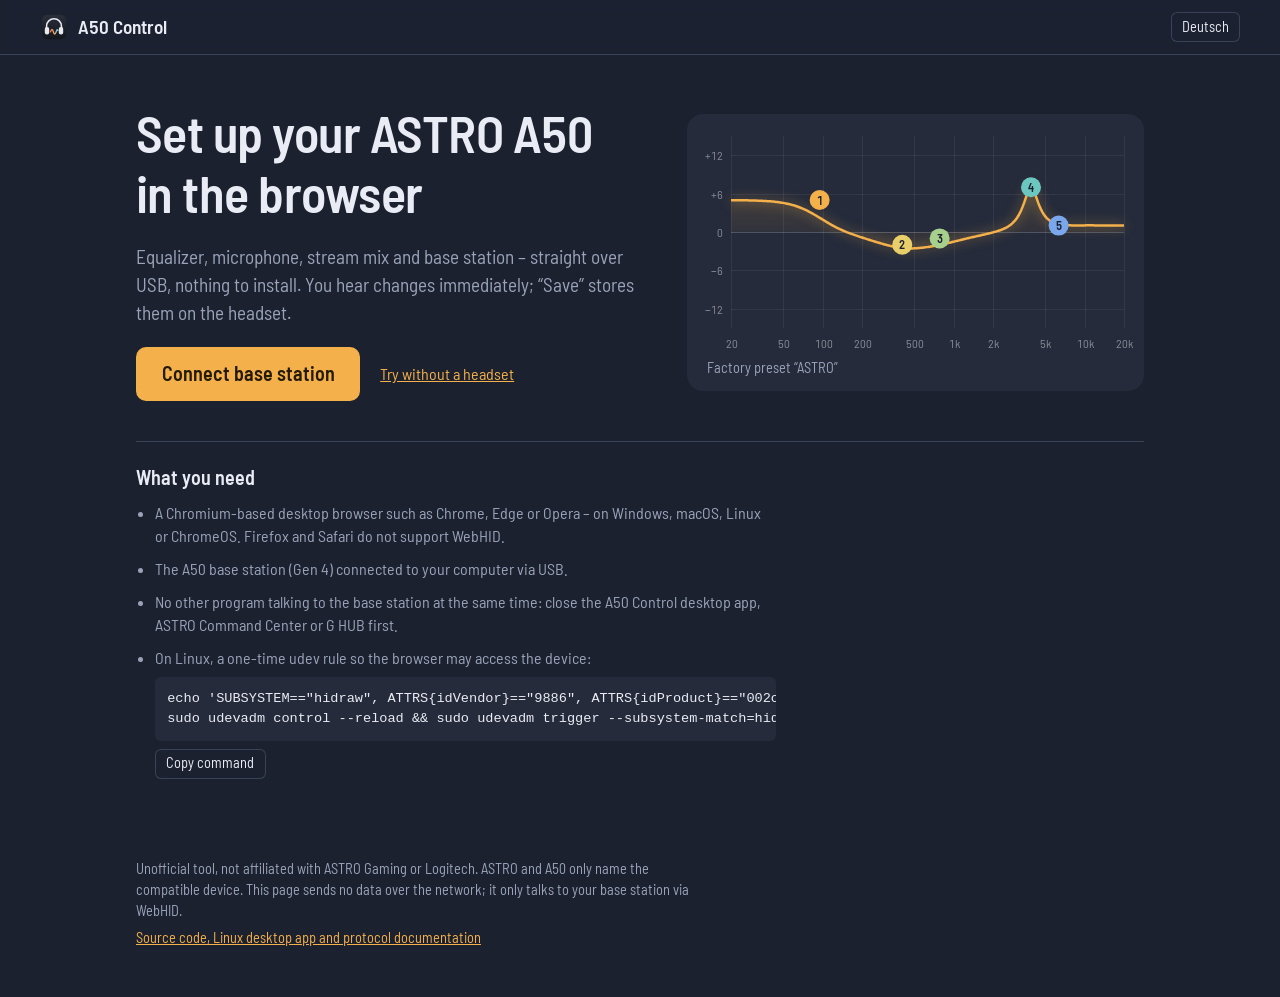
<file: web/index.html>
<!doctype html>
<html lang="en">
<head>
  <meta charset="utf-8">
  <meta name="viewport" content="width=device-width, initial-scale=1">
  <title data-i18n="title">A50 Control – Set up your ASTRO A50 in the browser</title>
  <meta name="description" data-i18n-attr="content:description" content="Unofficial WebHID tool for the ASTRO A50 (Gen 4): set up equalizer, microphone, stream mix and base station right in the browser.">
  <meta http-equiv="Content-Security-Policy" content="default-src 'self'; script-src 'self'; style-src 'self'; img-src 'self' data:; font-src 'self'; connect-src 'none'; object-src 'none'; base-uri 'none'; form-action 'none'">
  <meta name="theme-color" content="#1c2130">
  <link rel="icon" href="./favicon.svg" type="image/svg+xml">
  <link rel="manifest" href="./site.webmanifest">
  <link rel="preload" href="./fonts/barlow-semicondensed-regular.woff2" as="font" type="font/woff2" crossorigin>
  <link rel="stylesheet" href="./styles.css">
</head>
<body>
  <header class="topbar">
    <a class="brand" href="./">
      <img src="./favicon.svg" alt="" width="28" height="28">
      <span>A50 Control</span>
    </a>
    <div class="status" id="status" hidden>
      <span class="chip" id="headset-chip"></span>
      <span class="chip battery" id="battery-chip"><span class="cell" aria-hidden="true"><span id="battery-fill"></span></span><span id="battery-text"></span></span>
    </div>
    <div class="actions" id="actions" hidden>
      <button type="button" class="ghost" id="revert" data-i18n="revert" disabled>Revert</button>
      <button type="button" class="primary" id="save" data-i18n="save" disabled>Save</button>
    </div>
    <button type="button" class="ghost small lang" id="lang" lang="de" data-i18n="langSwitch" data-i18n-attr="lang:langSwitchCode">Deutsch</button>
  </header>

  <main>
    <section class="welcome" id="welcome">
      <div class="intro">
      <h1 data-i18n="heroTitle">Set up your ASTRO A50 in the browser</h1>
      <p class="lead" data-i18n="heroLead">Equalizer, microphone, stream mix and base station – straight over USB, nothing to install. You hear changes immediately; “Save” stores them on the headset.</p>
      <div class="cta">
        <button type="button" class="primary big" id="connect" data-i18n="connect">Connect base station</button>
        <a href="./?demo" data-i18n="tryDemo">Try without a headset</a>
      </div>
      <p class="message" id="connect-message" role="alert" hidden></p>
      </div>
      <figure class="preview" aria-hidden="true">
        <canvas id="welcome-canvas"></canvas>
        <figcaption data-i18n="previewCaption">Factory preset “ASTRO”</figcaption>
      </figure>
      <div class="requirements">
        <h2 data-i18n="needTitle">What you need</h2>
        <ul>
          <li data-i18n="needBrowser">A Chromium-based desktop browser such as Chrome, Edge or Opera – on Windows, macOS, Linux or ChromeOS. Firefox and Safari do not support WebHID.</li>
          <li data-i18n="needBase">The A50 base station (Gen 4) connected to your computer via USB.</li>
          <li data-i18n="needAlone">No other program talking to the base station at the same time: close the A50 Control desktop app, ASTRO Command Center or G HUB first.</li>
          <li><span data-i18n="needUdev">On Linux, a one-time udev rule so the browser may access the device:</span>
            <pre id="udev-rule">echo 'SUBSYSTEM=="hidraw", ATTRS{idVendor}=="9886", ATTRS{idProduct}=="002c", MODE="0660", TAG+="uaccess"' | sudo tee /etc/udev/rules.d/70-astro-a50.rules
sudo udevadm control --reload &amp;&amp; sudo udevadm trigger --subsystem-match=hidraw</pre>
            <button type="button" class="ghost small" id="copy-udev" data-i18n="copyCommand">Copy command</button>
          </li>
        </ul>
      </div>
    </section>

    <section class="app" id="app" hidden>
      <nav class="tabs" role="tablist" aria-label="Sections" data-i18n-attr="aria-label:sections">
        <button type="button" role="tab" id="tab-eq" aria-controls="panel-eq" aria-selected="true" data-i18n="tabEq">Equalizer</button>
        <button type="button" role="tab" id="tab-mic" aria-controls="panel-mic" aria-selected="false" tabindex="-1" data-i18n="tabMic">Microphone</button>
        <button type="button" role="tab" id="tab-stream" aria-controls="panel-stream" aria-selected="false" tabindex="-1" data-i18n="tabStream">Stream port</button>
        <button type="button" role="tab" id="tab-device" aria-controls="panel-device" aria-selected="false" tabindex="-1" data-i18n="tabDevice">Device</button>
      </nav>

      <div class="panel" id="panel-eq" role="tabpanel" aria-labelledby="tab-eq">
        <div class="eq-head">
          <div class="slots" id="slots" role="radiogroup" aria-label="Active EQ preset" data-i18n-attr="aria-label:activePreset"></div>
          <div class="library">
            <label class="visually-hidden" for="factory" data-i18n="factoryLabel">Load factory preset</label>
            <select id="factory"><option value="" data-i18n="factoryChoose">Choose a factory preset …</option></select>
            <button type="button" class="ghost" id="load-factory" data-i18n="load">Load</button>
            <button type="button" class="ghost" id="import" data-i18n="import">Import</button>
            <button type="button" class="ghost" id="export" data-i18n="export">Export</button>
            <input type="file" id="import-file" accept=".ini,.txt" hidden>
          </div>
        </div>
        <div class="graph">
          <canvas id="eq-canvas" role="img" aria-label="EQ curve of the active preset" data-i18n-attr="aria-label:eqCurve"></canvas>
        </div>
        <p class="hint" data-i18n="eqHint">Drag the points to change gain and frequency. The mouse wheel over a point changes the bandwidth of bands 2 to 4.</p>
        <div class="bands" id="bands"></div>
        <form class="rename" id="rename-form">
          <label for="preset-name" data-i18n="presetName">Preset name</label>
          <input id="preset-name" maxlength="49" autocomplete="off" required>
          <button type="submit" class="ghost" data-i18n="rename">Rename</button>
        </form>
      </div>

      <div class="panel" id="panel-mic" role="tabpanel" aria-labelledby="tab-mic" hidden></div>
      <div class="panel" id="panel-stream" role="tabpanel" aria-labelledby="tab-stream" hidden></div>
      <div class="panel" id="panel-device" role="tabpanel" aria-labelledby="tab-device" hidden></div>
    </section>
  </main>

  <footer class="footer">
    <p data-i18n="footerNote">Unofficial tool, not affiliated with ASTRO Gaming or Logitech. ASTRO and A50 only name the compatible device. This page sends no data over the network; it only talks to your base station via WebHID.</p>
    <p><a href="https://github.com/demoriaan/astro-a50-control" data-i18n="footerLink">Source code, Linux desktop app and protocol documentation</a></p>
  </footer>

  <div class="toast" id="toast" role="status" aria-live="polite"></div>
  <script type="module" src="./js/app.js"></script>
</body>
</html>
</file>
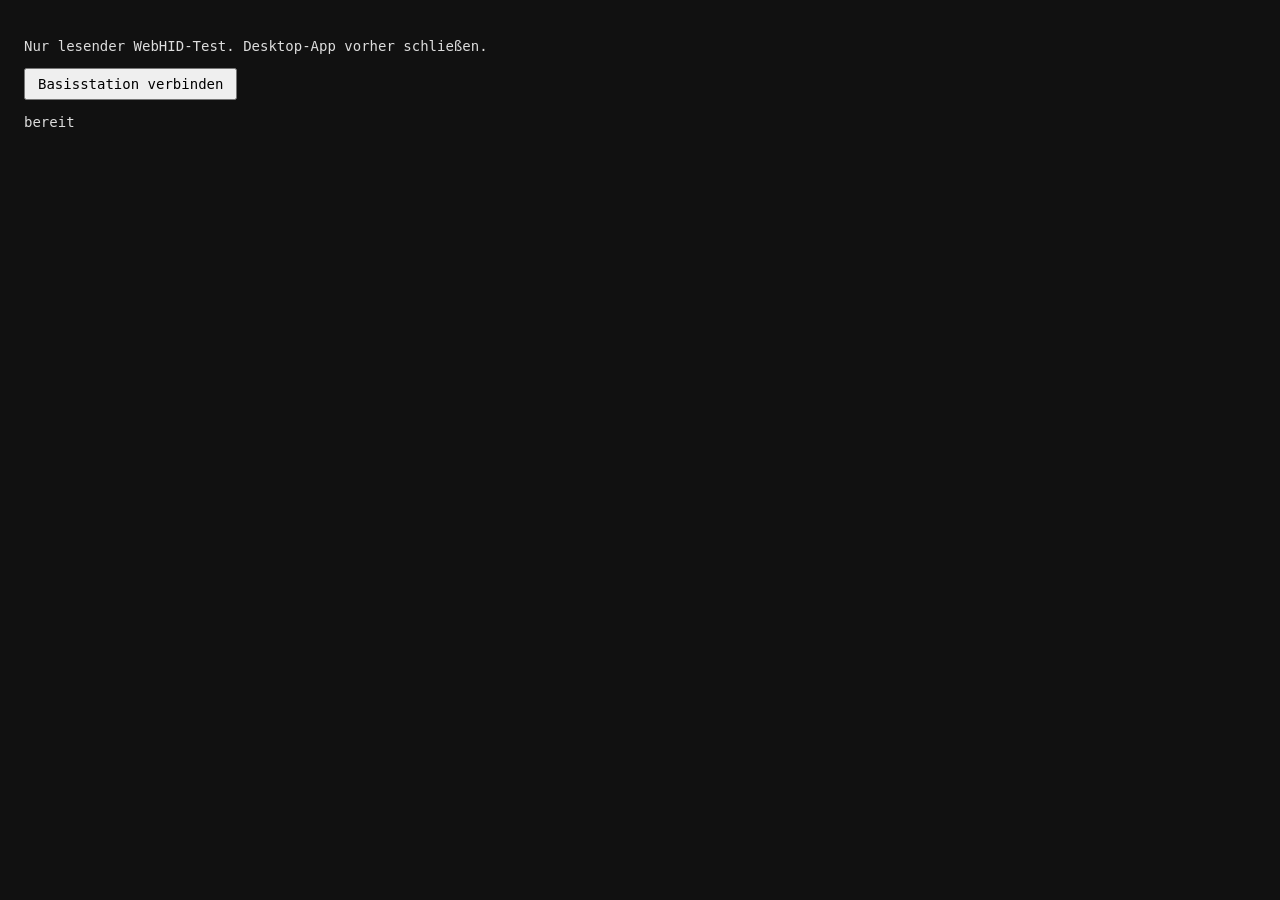
<file: web/dev/probe.html>
<!doctype html>
<html lang="de">
<head>
  <meta charset="utf-8">
  <title>A50 WebHID probe</title>
  <style>body{font:14px monospace;background:#111;color:#ddd;padding:16px}button{font:inherit;padding:6px 12px}pre{white-space:pre-wrap}</style>
</head>
<body>
  <p>Nur lesender WebHID-Test. Desktop-App vorher schließen.</p>
  <button id="connect">Basisstation verbinden</button>
  <pre id="out">bereit</pre>
  <script type="module">
    import { A50 } from "../js/device.js";
    import { WebHidTransport, grantedDevice, hidSupported, requestDevice } from "../js/transport.js";
    const out = document.getElementById("out");
    const log = (msg) => { out.textContent += "\n" + msg; console.log("[a50probe]", msg); };
    async function run(device) {
      if (!device) { log("kein Gerät gewählt"); return; }
      log(`Gerät: ${device.productName} ${device.vendorId.toString(16)}:${device.productId.toString(16)} `
          + JSON.stringify(device.collections.map((c) => ({ page: c.usagePage.toString(16), usage: c.usage.toString(16) }))));
      const t0 = performance.now();
      const dev = new A50(await WebHidTransport.open(device));
      try {
        const s = await dev.readAll();
        log(`readAll in ${Math.round(performance.now() - t0)} ms`);
        log(JSON.stringify(s, null, 1));
        window.__a50probe = { ok: true, state: s };
        report({ ok: true, ms: Math.round(performance.now() - t0), fw: `${s.base.version}.${s.baseMinor}`,
                 headset: s.headsetVersion, battery: s.battery, on: s.headsetOn,
                 presets: s.live.presets.map((x) => x.name), sliders: s.live.sliders, ng: s.live.noiseGate });
      } catch (err) {
        log(`FEHLER ${err.name}: ${err.message}`);
        window.__a50probe = { ok: false, error: `${err.name}: ${err.message}` };
        report({ ok: false, error: `${err.name}: ${err.message}` });
      } finally {
        await dev.close();
      }
    }
    // Dev only: echo the result to the local dev server's access log.
    const report = (obj) => fetch(`/__probe?${encodeURIComponent(JSON.stringify(obj))}`).catch(() => {});
    if (!hidSupported()) log("WebHID nicht verfügbar (Chromium-Browser über https/localhost nötig)");
    document.getElementById("connect").addEventListener("click", async () => run(await requestDevice()));
    grantedDevice().then((d) => { if (d) { log("bereits freigegeben -> automatisch"); run(d); } });
  </script>
</body>
</html>
</file>
<file: web/styles.css>
@font-face {
  font-family: "Barlow Semi Condensed";
  src: url("./fonts/barlow-semicondensed-regular.woff2") format("woff2");
  font-weight: 400;
  font-display: swap;
}
@font-face {
  font-family: "Barlow Semi Condensed";
  src: url("./fonts/barlow-semicondensed-semibold.woff2") format("woff2");
  font-weight: 600;
  font-display: swap;
}

:root {
  --bg: #1c2130;
  --panel: #252b3b;
  --panel-raised: #2d3447;
  --line: #3a4258;
  --ink: #e9ecf4;
  --muted: #9aa3b8;
  --accent: #f4b04a;
  --accent-ink: #231a08;
  --danger: #ff8a7a;
  --graph-ink: #e9ecf4;
  --radius-s: 6px;
  --radius-m: 10px;
  --radius-l: 16px;
  color-scheme: dark;
}

* { box-sizing: border-box; }
[hidden] { display: none !important; }

body {
  margin: 0;
  background: var(--bg);
  color: var(--ink);
  font: 400 1rem/1.45 "Barlow Semi Condensed", system-ui, sans-serif;
  font-variant-numeric: tabular-nums;
  -webkit-font-smoothing: antialiased;
}

h1, h2, h3 { font-weight: 600; line-height: 1.15; margin: 0; }
h1 { font-size: clamp(2rem, 4.5vw, 3.25rem); letter-spacing: -0.01em; max-width: 18ch; }
h2 { font-size: 1.25rem; }
a { color: var(--accent); }
p { margin: 0; }

button, select, input {
  font: inherit;
  color: inherit;
}

:focus-visible {
  outline: 2px solid var(--accent);
  outline-offset: 2px;
}

.visually-hidden {
  position: absolute; width: 1px; height: 1px; overflow: hidden; clip-path: inset(50%); white-space: nowrap;
}

/* -- buttons ------------------------------------------------------------- */

button { cursor: pointer; border: 0; border-radius: var(--radius-s); padding: 0.45rem 0.9rem; }
button:disabled { cursor: default; opacity: 0.45; }
.primary { background: var(--accent); color: var(--accent-ink); font-weight: 600; }
.primary:not(:disabled):hover { background: #ffc266; }
.primary.big { font-size: 1.25rem; padding: 0.8rem 1.6rem; border-radius: var(--radius-m); }
.ghost { background: transparent; color: var(--ink); box-shadow: inset 0 0 0 1px var(--line); }
.ghost:not(:disabled):hover { background: var(--panel-raised); }
.ghost.small { font-size: 0.9rem; padding: 0.3rem 0.7rem; }

select, input[type="text"], input[type="number"], input:not([type]) {
  background: var(--bg);
  border: 1px solid var(--line);
  border-radius: var(--radius-s);
  padding: 0.4rem 0.6rem;
}

/* -- top bar ------------------------------------------------------------- */

.topbar {
  position: sticky; top: 0; z-index: 5;
  display: flex; align-items: center; gap: 1rem; flex-wrap: wrap;
  padding: 0.75rem clamp(1rem, 4vw, 2.5rem);
  background: color-mix(in srgb, var(--bg) 88%, transparent);
  backdrop-filter: blur(8px);
  border-bottom: 1px solid var(--line);
}
.brand { display: flex; align-items: center; gap: 0.6rem; margin-right: auto; color: var(--ink); text-decoration: none; font-weight: 600; font-size: 1.2rem; }
.status { display: flex; gap: 0.5rem; }
.actions { display: flex; gap: 0.5rem; }
.chip {
  display: inline-flex; align-items: center; gap: 0.45rem;
  padding: 0.2rem 0.7rem; border-radius: 999px;
  background: var(--panel); color: var(--muted); font-size: 0.95rem;
}
.chip.on { color: var(--ink); }
.chip.on::before { content: ""; width: 0.5rem; height: 0.5rem; border-radius: 50%; background: #8fd18a; }
.cell { position: relative; width: 1.6rem; height: 0.75rem; border: 1.5px solid currentColor; border-radius: 3px; }
.cell::after { content: ""; position: absolute; right: -4px; top: 3px; width: 2px; height: 4px; background: currentColor; border-radius: 0 1px 1px 0; }
#battery-fill { position: absolute; inset: 1.5px; width: 0; background: currentColor; border-radius: 1px; }
.battery.low { color: var(--danger); }
.battery.charging #battery-fill { background: #8fd18a; }

/* -- layout -------------------------------------------------------------- */

main { max-width: 68rem; margin: 0 auto; padding: clamp(1.5rem, 4vw, 3rem) clamp(1rem, 4vw, 2.5rem); }

.welcome { display: grid; grid-template-columns: minmax(0, 1.1fr) minmax(0, 1fr); gap: 1.5rem 3rem; align-items: center; }
.intro { display: grid; gap: 1.25rem; }
.preview { margin: 0; background: var(--panel); border-radius: var(--radius-l); padding: 0.25rem 0.25rem 0.75rem; }
.preview canvas { display: block; width: 100%; height: 15rem; pointer-events: none; }
.preview figcaption { color: var(--muted); font-size: 0.9rem; padding: 0 1rem; }
.lead { color: var(--muted); font-size: 1.2rem; max-width: 60ch; }
.cta { display: flex; align-items: center; gap: 1.25rem; flex-wrap: wrap; }
.message { color: var(--danger); max-width: 60ch; }
.requirements { grid-column: 1 / -1; min-width: 0; margin-top: 1rem; padding-top: 1.5rem; border-top: 1px solid var(--line); }
.requirements ul { margin: 0.75rem 0 0; padding-left: 1.2rem; display: grid; grid-template-columns: minmax(0, 1fr); gap: 0.6rem; color: var(--muted); max-width: 80ch; }
.requirements pre {
  margin: 0.5rem 0; padding: 0.75rem; overflow-x: auto;
  background: var(--panel); border-radius: var(--radius-s);
  color: var(--ink); font-size: 0.85rem; white-space: pre;
}

.tabs { display: flex; gap: 0.25rem; border-bottom: 1px solid var(--line); margin-bottom: 1.75rem; overflow-x: auto; }
.tabs [role="tab"] {
  background: none; border-radius: 0; padding: 0.6rem 1rem; color: var(--muted); font-size: 1.1rem; white-space: nowrap;
  box-shadow: inset 0 -2px 0 transparent;
}
.tabs [role="tab"][aria-selected="true"] { color: var(--ink); box-shadow: inset 0 -2px 0 var(--accent); }
.tabs [role="tab"]:hover { color: var(--ink); }
.tabs [role="tab"]:focus-visible { outline-offset: -3px; }

.panel { display: grid; gap: 1.25rem; }

/* -- equalizer ----------------------------------------------------------- */

.eq-head { display: flex; flex-wrap: wrap; gap: 0.75rem; align-items: center; justify-content: space-between; }
.slots { display: flex; gap: 0.5rem; flex-wrap: wrap; }
.slots button {
  min-width: 8rem; padding: 0.55rem 1rem; border-radius: var(--radius-m);
  background: var(--panel); color: var(--muted); font-weight: 600; font-size: 1.1rem; text-align: left;
}
.slots button[aria-checked="true"] { background: var(--panel-raised); color: var(--ink); box-shadow: inset 0 0 0 2px var(--accent); }
.library { display: flex; gap: 0.5rem; flex-wrap: wrap; }

.graph {
  background: var(--panel);
  border-radius: var(--radius-l);
  padding: 0.25rem;
}
.graph canvas { display: block; width: 100%; height: clamp(240px, 38vw, 360px); touch-action: none; }
.hint { color: var(--muted); font-size: 0.95rem; }

.bands { display: grid; grid-template-columns: repeat(5, minmax(7.5rem, 1fr)); gap: 0.6rem; overflow-x: auto; padding-bottom: 0.25rem; }
.band {
  display: grid; justify-items: center; gap: 0.5rem;
  padding: 0.9rem 0.6rem; border-radius: var(--radius-m);
  background: var(--panel); border: 2px solid transparent;
}
.band.selected { border-color: var(--line); background: var(--panel-raised); }
.band h3 { font-size: 1.05rem; display: flex; align-items: center; gap: 0.4rem; }
.band h3::before { content: ""; width: 0.6rem; height: 0.6rem; border-radius: 50%; background: var(--band); }
.band .kind { color: var(--muted); font-size: 0.85rem; margin-top: -0.4rem; }
.band output { font-size: 1.4rem; font-weight: 600; }
.band input[type="range"] { writing-mode: vertical-lr; direction: rtl; height: 150px; width: 2rem; accent-color: var(--band); }
.band label { display: grid; gap: 0.15rem; justify-items: center; color: var(--muted); font-size: 0.85rem; width: 100%; }
.band input[type="number"] { width: 100%; text-align: center; }
.band input[type="number"]:disabled { background: transparent; border-style: dashed; }

.rename { display: flex; gap: 0.6rem; align-items: center; flex-wrap: wrap; }
.rename label { color: var(--muted); }
.rename input { flex: 1 1 14rem; max-width: 24rem; }

/* -- settings lists ------------------------------------------------------ */

.group { display: grid; gap: 0.6rem; }
.group > p { color: var(--muted); max-width: 60ch; }
.rows { background: var(--panel); border-radius: var(--radius-l); overflow: hidden; }
.setting {
  display: grid; grid-template-columns: minmax(0, 1fr) minmax(14rem, 22rem); gap: 0.4rem 1.5rem; align-items: center;
  padding: 0.85rem 1.1rem;
}
.setting + .setting { border-top: 1px solid var(--line); }
.setting .what label, .setting .what span { font-weight: 600; font-size: 1.05rem; }
.setting .what p { color: var(--muted); font-size: 0.95rem; }
.control { display: flex; align-items: center; gap: 0.6rem; }
.control input[type="range"] { flex: 1; accent-color: var(--accent); }
.control output { min-width: 3.5rem; text-align: right; }
.control .end { color: var(--muted); font-size: 0.85rem; }
.control select { flex: 1; }
.meter { flex: 1; height: 0.5rem; border-radius: 999px; background: var(--bg); overflow: hidden; }
.meter > span { display: block; height: 100%; background: var(--accent); border-radius: inherit; }

.choice { display: flex; gap: 0.9rem; align-items: flex-start; padding: 0.85rem 1.1rem; cursor: pointer; }
.choice + .choice { border-top: 1px solid var(--line); }
.choice input { margin-top: 0.3rem; accent-color: var(--accent); width: 1.1rem; height: 1.1rem; }
.choice strong { font-weight: 600; font-size: 1.05rem; display: block; }
.choice span { color: var(--muted); font-size: 0.95rem; }

dl.facts { margin: 0; display: grid; grid-template-columns: max-content 1fr; }
dl.facts dt, dl.facts dd { margin: 0; padding: 0.75rem 1.1rem; }
dl.facts dt { color: var(--muted); }
dl.facts dt:not(:first-of-type), dl.facts dt:not(:first-of-type) + dd { border-top: 1px solid var(--line); }

/* -- footer & toast ------------------------------------------------------ */

.footer {
  max-width: 68rem; margin: 0 auto; padding: 2rem clamp(1rem, 4vw, 2.5rem) 3rem;
  color: var(--muted); font-size: 0.9rem; display: grid; gap: 0.4rem;
}
.footer p { max-width: 80ch; }

.toast {
  position: fixed; left: 50%; bottom: 1.5rem; transform: translate(-50%, 1rem);
  padding: 0.6rem 1.1rem; border-radius: var(--radius-m);
  background: var(--ink); color: var(--bg); font-weight: 600;
  opacity: 0; pointer-events: none; transition: opacity 160ms, transform 160ms;
}
.toast.show { opacity: 1; transform: translate(-50%, 0); }

@media (max-width: 860px) {
  .welcome { grid-template-columns: minmax(0, 1fr); }
  .preview { order: -1; }
}

@media (max-width: 720px) {
  .setting { grid-template-columns: 1fr; }
}

@media (prefers-reduced-motion: reduce) {
  .toast { transition: none; }
}
</file>
